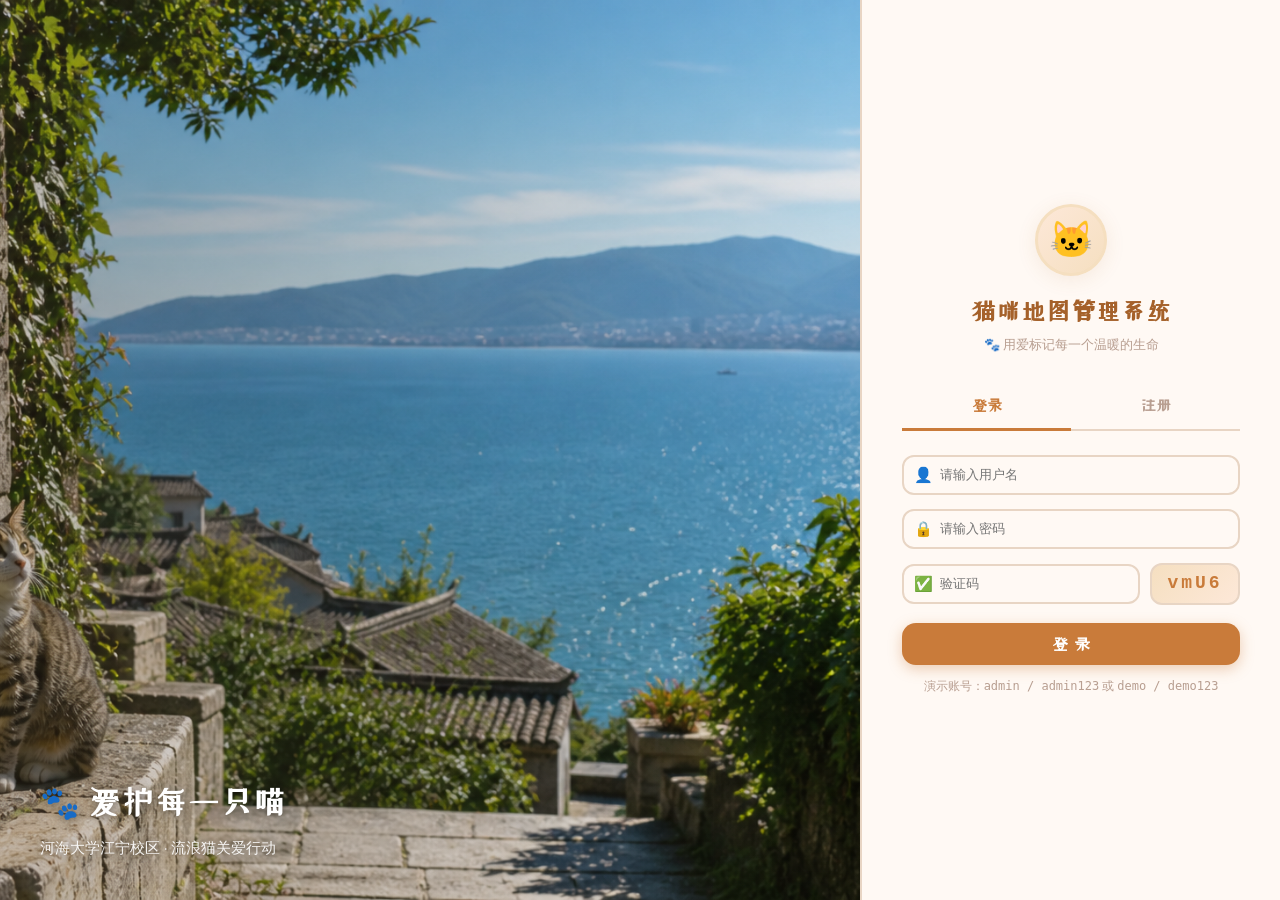
<file: frontend/index.html>
<!DOCTYPE html>
<html lang="zh-CN">
<head>
  <meta charset="UTF-8">
  <meta name="viewport" content="width=device-width, initial-scale=1.0">
  <title>校园流浪猫 · 地图系统</title>
  <script>
    window.AMAP_KEY = 'd134197facab2e34ff71980d8d2371e0';
    window.TDT_KEY  = '5bfbb275a4ae2d36cc19e3f8551bae26';
  </script>
  <script src="https://webapi.amap.com/maps?v=2.0&key=d134197facab2e34ff71980d8d2371e0&plugin=AMap.HeatMap,AMap.Geolocation,AMap.InfoWindow,AMap.TileLayer,AMap.TileLayer.Satellite,AMap.TileLayer.RoadNet,AMap.PlaceSearch,AMap.Circle"></script>
  <link rel="stylesheet" href="css/style.css">
  <style>
    html,body{height:100%;margin:0;padding:0;}
    .main-layout{height:calc(100vh - var(--navbar-h));}
  </style>
</head>
<body>

<header class="navbar">
  <div class="navbar-left">
    <div class="logo">
      <div class="logo-icon">🐱</div>
      河海校园猫咪地图
    </div>
    <nav class="nav-links">
      <a href="index.html" class="active">🗺️ 地图</a>
      <a href="pages/cats.html">🐾 猫咪档案</a>
      <a href="pages/checkin.html">📸 打卡上报</a>
      <a href="pages/stats.html">📊 数据看板</a>
    </nav>
  </div>
  <div class="navbar-right" id="navUser"></div>
</header>

<div class="main-layout" style="display:flex;">

  <!-- 侧边栏 -->
  <aside class="sidebar" id="sidebar">
    <div class="sidebar-header">
      <h3>🎛️ 地图控制</h3>
      <button class="btn btn-sm" id="btnToggleSidebar" title="收起">◀</button>
    </div>

    <div class="sidebar-section">
      <h4>👁️ 图层显示</h4>
      <label class="switch-label"><input type="checkbox" id="chkCatMarkers" checked> 🐱 猫咪点位</label>
      <label class="switch-label"><input type="checkbox" id="chkHeatmap"> 🔥 活动热力图</label>
      <p style="font-size:11px;color:var(--text-3);padding:0 8px;margin-top:-4px">新增猫咪/打卡后自动更新</p>
    </div>

    <div class="sidebar-section">
      <h4>🔽 筛选条件</h4>
      <select id="filterGender" class="form-select">
        <option value="">全部性别</option>
        <option value="male">♂ 公猫</option>
        <option value="female">♀ 母猫</option>
      </select>
      <select id="filterHealth" class="form-select mt-4">
        <option value="">全部状态</option>
        <option value="healthy">✅ 健康</option>
        <option value="injured">🏥 需关注</option>
      </select>
      <button class="btn btn-primary btn-block mt-8" id="btnFilter">应用筛选</button>
    </div>

    <div class="sidebar-section">
      <h4>🔍 搜索猫咪</h4>
      <div class="input-group">
        <input type="text" id="searchInput" class="form-input" placeholder="名字、毛色、性格...">
        <button class="btn btn-primary" id="btnSearch">搜</button>
      </div>
      <div id="searchResults" class="search-results"></div>
    </div>

    <div class="sidebar-section">
      <h4>⚡ 快速操作</h4>
      <button class="btn btn-success btn-block" id="btnLocate">📍 定位我的位置</button>
      <button class="btn btn-warning btn-block" id="btnReport">📢 上报新猫咪</button>
    </div>

    <div class="sidebar-section">
      <h4>📈 实时统计</h4>
      <div class="stat-mini"><span>校园猫咪</span><strong id="statTotal">-</strong></div>
      <div class="stat-mini"><span>今日打卡</span><strong id="statToday">-</strong></div>
    </div>
  </aside>

  <!-- 地图 -->
  <div class="map-container">
    <div id="mapLoading" class="map-loading">
      <div class="spinner"></div>
      <p>🐾 地图加载中，请稍候...</p>
    </div>
    <div id="mapContainer" style="width:100%;height:100%;"></div>
    <!-- 鼠标坐标显示 -->
    <div class="coord-bar" id="coordBar" style="display:none"></div>
    <!-- 底图切换 -->
    <div id="basemapPanel">
      <div class="bm-title">🗺️ 切换底图</div>
      <div id="basemapSwitcher"></div>
    </div>
  </div>
</div>

<!-- 猫咪信息弹窗 -->
<div class="modal-overlay" id="catModal" style="display:none">
  <div class="modal cat-modal">
    <button class="modal-close" id="closeCatModal">✕</button>
    <div class="cat-modal-header">
      <div class="cat-avatar-large" id="modalAvatar">🐱</div>
      <div class="cat-modal-info">
        <h2 id="modalName">-</h2>
        <div id="modalTags" class="tag-group"></div>
        <p id="modalLocation" class="text-muted" style="font-size:12px;margin-top:4px">📍 -</p>
      </div>
    </div>
    <div class="info-grid">
      <div class="info-item"><label>性别</label><span id="modalGender">-</span></div>
      <div class="info-item"><label>毛色</label><span id="modalColor">-</span></div>
      <div class="info-item"><label>健康状态</label><span id="modalHealth">-</span></div>
      <div class="info-item"><label>绝育状态</label><span id="modalNeutered">-</span></div>
      <div class="info-item"><label>打卡次数</label><span id="modalCheckins">-</span></div>
      <div class="info-item"><label>最近出没</label><span id="modalLastSeen">-</span></div>
    </div>
    <div class="info-desc" style="margin-top:8px">
      <label>简介</label><p id="modalDesc">-</p>
    </div>
    <div class="cat-modal-footer">
      <button class="btn btn-primary" id="btnCheckinFromModal">📸 打卡</button>
      <button class="btn btn-outline" id="btnFavoriteFromModal">❤️ 收藏</button>
      <a id="btnDetailFromModal" href="#" class="btn btn-outline">详情 →</a>
    </div>
  </div>
</div>

<!-- 上报弹窗 -->
<div class="modal-overlay" id="reportModal" style="display:none">
  <div class="modal">
    <button class="modal-close" id="closeReportModal">✕</button>
    <div class="modal-title">📢 上报新猫咪</div>
    <p style="font-size:13px;color:var(--text-3);margin-bottom:14px">点击地图选择猫咪出没位置，填写信息后提交，管理员审核通过后将自动添加到地图</p>
    <div class="form-group">
      <label>🐱 猫咪名字（可选）</label>
      <input type="text" id="reportCatName" class="form-input" placeholder="给它起个名字吧~">
    </div>
    <div class="form-group">
      <label>📍 选择位置 <span style="color:var(--red)">*</span></label>
      <div class="location-picker">
        <span id="reportLocationText">请点击地图选点</span>
        <button class="btn btn-sm btn-outline" id="btnPickLocation">🎯 选点</button>
      </div>
    </div>
    <div class="form-group">
      <label>📝 描述特征</label>
      <textarea id="reportDesc" class="form-input" rows="3" placeholder="毛色、体型、性格、发现地点的详细描述..."></textarea>
    </div>
    <div class="form-actions">
      <button class="btn btn-primary" id="btnSubmitReport">🐾 提交上报</button>
      <button class="btn btn-outline" id="btnCancelReport">取消</button>
    </div>
  </div>
</div>

<script src="js/db.js"></script>
<script src="js/map.js"></script>
<script src="js/auth.js"></script>
<script>
  if (!DB.Session.isLoggedIn()) {
    window.location.replace('pages/login.html');
  } else {
    Auth.updateNav();
    MapApp.init();
  }
</script>
</body>
</html>
</file>
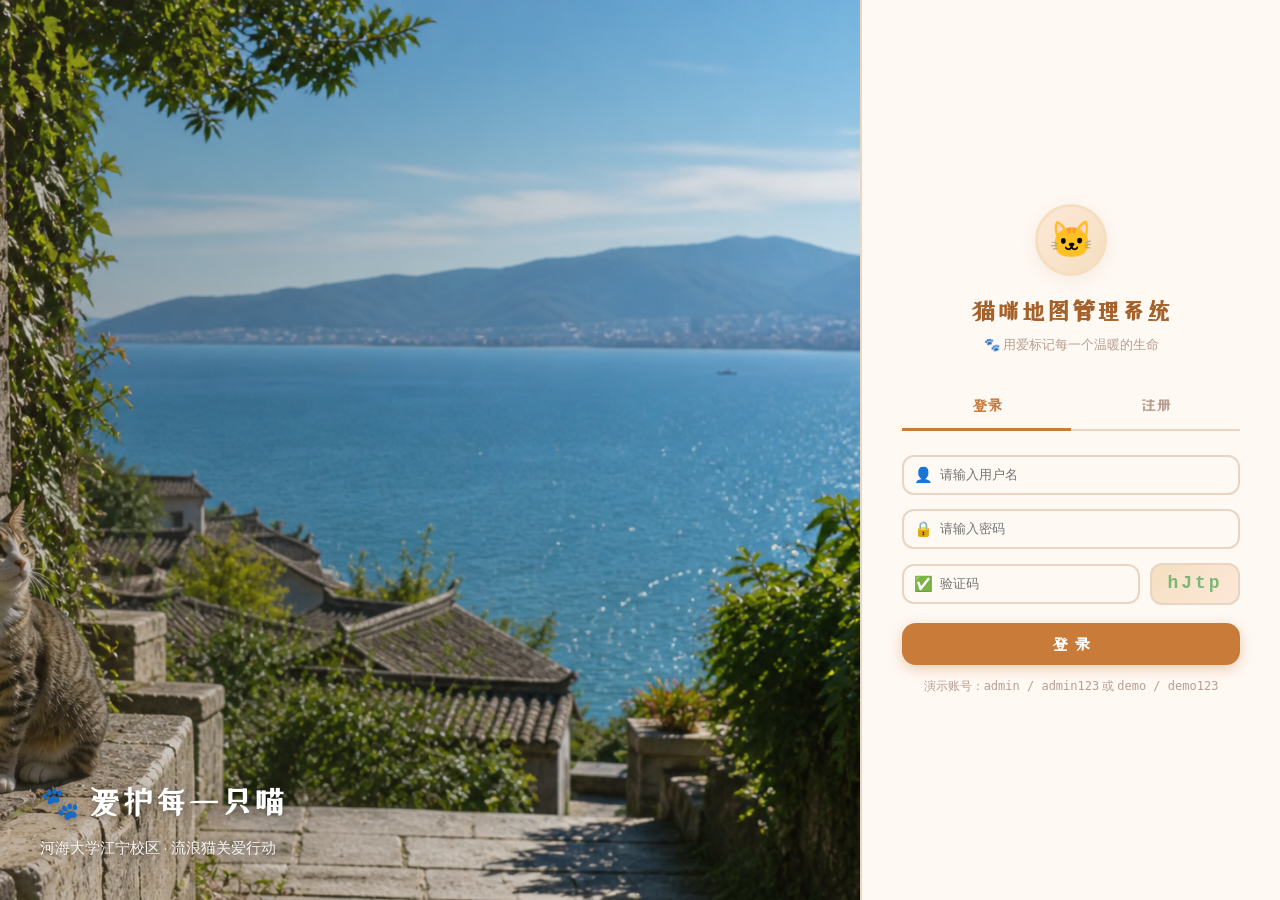
<file: frontend/pages/admin.html>
<!DOCTYPE html>
<html lang="zh-CN">
<head>
  <meta charset="UTF-8"><meta name="viewport" content="width=device-width, initial-scale=1.0">
  <title>管理后台 - 校园流浪猫</title>
  <link rel="stylesheet" href="../css/style.css">
</head>
<body>
<header class="navbar">
  <div class="navbar-left">
    <div class="logo"><div class="logo-icon">🐱</div>河海校园猫咪地图</div>
    <nav class="nav-links">
      <a href="../index.html">🗺️ 地图</a>
      <a href="cats.html">🐾 猫咪档案</a>
      <a href="admin.html" class="active">⚙️ 管理后台</a>
    </nav>
  </div>
  <div class="navbar-right" id="navUser"></div>
</header>

<div class="page-container">
  <div class="page-header"><h1>⚙️ 管理后台</h1></div>

  <div style="display:flex;gap:4px;margin-bottom:16px;border-bottom:2px solid var(--border)">
    <button class="tab-btn active" data-tab="cats"     onclick="switchTab('cats')">🐱 猫咪管理</button>
    <button class="tab-btn"        data-tab="checkins" onclick="switchTab('checkins')">📸 打卡审核</button>
    <button class="tab-btn"        data-tab="reports"  onclick="switchTab('reports')">📢 上报审核</button>
    <button class="tab-btn"        data-tab="users"    onclick="switchTab('users')">👤 用户管理</button>
  </div>
  <style>
    .tab-btn{padding:9px 18px;border:none;background:none;cursor:pointer;font-size:13px;font-weight:700;color:var(--text-3);border-bottom:3px solid transparent;margin-bottom:-2px;font-family:var(--font-body);transition:all .2s;}
    .tab-btn.active{color:var(--primary);border-bottom-color:var(--primary);}
    .tab-btn:hover{color:var(--primary);}
  </style>

  <div id="tab-cats" class="tab-content">
    <div style="display:flex;justify-content:flex-end;margin-bottom:12px">
      <button class="btn btn-primary" onclick="showCatForm()">+ 新增猫咪</button>
    </div>
    <div class="card"><div class="table-wrap"><table>
      <thead><tr><th>名字</th><th>性别</th><th>毛色</th><th>健康</th><th>绝育</th><th>位置</th><th>打卡</th><th>操作</th></tr></thead>
      <tbody id="catsTableBody"></tbody>
    </table></div></div>
  </div>

  <div id="tab-checkins" class="tab-content hidden">
    <div class="checkin-list" id="pendingCheckins"></div>
  </div>

  <div id="tab-reports" class="tab-content hidden">
    <div class="checkin-list" id="pendingReports"></div>
  </div>

  <div id="tab-users" class="tab-content hidden">
    <div class="card"><div class="table-wrap"><table>
      <thead><tr><th>用户名</th><th>昵称</th><th>角色</th><th>打卡数</th><th>注册时间</th><th>操作</th></tr></thead>
      <tbody id="usersTableBody"></tbody>
    </table></div></div>
  </div>
</div>

<!-- 猫咪表单弹窗 -->
<div class="modal-overlay" id="catFormModal" style="display:none">
  <div class="modal" style="max-width:560px">
    <button class="modal-close" onclick="document.getElementById('catFormModal').style.display='none'">✕</button>
    <div class="modal-title" id="catFormTitle">🐱 新增猫咪</div>
    <input type="hidden" id="editCatId">
    <div style="display:grid;grid-template-columns:1fr 1fr;gap:12px">
      <div class="form-group"><label>名字 *</label><input type="text" id="cf-name" class="form-input" placeholder="猫咪名字"></div>
      <div class="form-group"><label>性别</label>
        <select id="cf-gender" class="form-select"><option value="unknown">未知</option><option value="male">♂ 公</option><option value="female">♀ 母</option></select>
      </div>
      <div class="form-group"><label>毛色</label><input type="text" id="cf-color" class="form-input" placeholder="如：橙色虎斑"></div>
      <div class="form-group"><label>健康状态</label>
        <select id="cf-health" class="form-select"><option value="healthy">✅ 健康</option><option value="injured">🏥 需关注</option></select>
      </div>
      <div class="form-group"><label>绝育</label>
        <select id="cf-neutered" class="form-select"><option value="false">❌ 未绝育</option><option value="true">✅ 已绝育</option></select>
      </div>
      <div class="form-group"><label>个性标签（逗号分隔）</label><input type="text" id="cf-tags" class="form-input" placeholder="亲人,爱吃"></div>
    </div>
    <div class="form-group"><label>📍 位置描述</label><input type="text" id="cf-addr" class="form-input"></div>
    <div style="display:grid;grid-template-columns:1fr 1fr;gap:8px">
      <div class="form-group"><label>经度</label><input type="number" id="cf-lng" class="form-input" placeholder="118.7567" step="0.00001"></div>
      <div class="form-group"><label>纬度</label><input type="number" id="cf-lat" class="form-input" placeholder="31.9097" step="0.00001"></div>
    </div>
    <div class="form-group">
      <label>🖼️ 头像照片（可选，重新上传将替换旧图）</label>
      <input type="file" id="cf-photo" accept="image/*" class="form-input" style="padding:6px">
      <div id="cf-photo-preview" style="margin-top:8px;display:none">
        <img id="cf-photo-img" style="width:80px;height:80px;border-radius:50%;object-fit:cover;border:3px solid var(--primary-lt)">
      </div>
    </div>
    <input type="hidden" id="cf-avatar-current">
    <div class="form-group"><label>简介</label><textarea id="cf-desc" class="form-input" rows="2"></textarea></div>
    <div class="form-actions">
      <button class="btn btn-primary" id="btnSaveCat">🐾 保存</button>
      <button class="btn btn-outline" onclick="document.getElementById('catFormModal').style.display='none'">取消</button>
    </div>
  </div>
</div>

<script src="../js/db.js"></script>
<script src="../js/auth.js"></script>
<script>
  Auth.updateNav();
  if (!DB.Session.isAdmin()) { showToast('需要管理员权限','error'); setTimeout(()=>window.location.replace('../index.html'),800); }

  function switchTab(tab) {
    document.querySelectorAll('.tab-content').forEach(el=>el.classList.add('hidden'));
    document.querySelectorAll('.tab-btn').forEach(el=>el.classList.remove('active'));
    document.getElementById('tab-'+tab).classList.remove('hidden');
    document.querySelector(`[data-tab="${tab}"]`).classList.add('active');
    if(tab==='cats')     renderCats();
    if(tab==='checkins') renderCheckins();
    if(tab==='reports')  renderReports();
    if(tab==='users')    renderUsers();
  }

  // ===== 猫咪管理 =====
  function renderCats() {
    document.getElementById('catsTableBody').innerHTML = DB.Cat.getAll().map(cat=>`
      <tr>
        <td><strong>${cat.name}</strong></td>
        <td>${cat.gender==='male'?'♂ 公':cat.gender==='female'?'♀ 母':'?'}</td>
        <td>${cat.color||'-'}</td>
        <td><span class="tag ${cat.health_status==='healthy'?'tag-green':'tag-red'}" style="font-size:11px">${cat.health_status==='healthy'?'✅ 健康':'🏥 需关注'}</span></td>
        <td>${cat.neutered?'✅':'❌'}</td>
        <td style="max-width:120px;overflow:hidden;text-overflow:ellipsis;white-space:nowrap">${cat.location?.address||'-'}</td>
        <td><strong style="color:var(--primary)">${cat.checkin_count||0}</strong></td>
        <td>
          <button class="btn btn-sm btn-outline" onclick="editCat('${cat.id}')">✏️ 编辑</button>
          <button class="btn btn-sm btn-danger" onclick="deleteCat('${cat.id}','${cat.name}')">🗑️</button>
        </td>
      </tr>`).join('');
  }

  function showCatForm(id) {
    document.getElementById('catFormTitle').textContent = id ? '✏️ 编辑猫咪' : '🐱 新增猫咪';
    document.getElementById('editCatId').value = id || '';
    const cat = id ? DB.Cat.getById(id) : null;
    document.getElementById('cf-name').value     = cat?.name || '';
    document.getElementById('cf-gender').value   = cat?.gender || 'unknown';
    document.getElementById('cf-color').value    = cat?.color || '';
    document.getElementById('cf-health').value   = cat?.health_status || 'healthy';
    document.getElementById('cf-neutered').value = String(cat?.neutered || false);
    document.getElementById('cf-tags').value     = (cat?.personality_tags || []).join(',');
    document.getElementById('cf-addr').value     = cat?.location?.address || '';
    document.getElementById('cf-lng').value      = cat?.location?.lng || '';
    document.getElementById('cf-lat').value      = cat?.location?.lat || '';
    document.getElementById('cf-desc').value     = cat?.description || '';
    document.getElementById('cf-photo').value    = '';
    document.getElementById('cf-avatar-current').value = cat?.avatar || '';
    // 显示当前头像预览
    const preview = document.getElementById('cf-photo-preview');
    const previewImg = document.getElementById('cf-photo-img');
    if (cat?.avatar) {
      const src = cat.avatar.startsWith('data:') || cat.avatar.startsWith('http') ? cat.avatar : '../' + cat.avatar;
      previewImg.src = src;
      preview.style.display = 'block';
    } else {
      preview.style.display = 'none';
    }
    document.getElementById('catFormModal').style.display = 'flex';
  }

  function editCat(id) { showCatForm(id); }

  // 图片预览
  document.getElementById('cf-photo').addEventListener('change', e => {
    const file = e.target.files[0]; if (!file) return;
    const reader = new FileReader();
    reader.onload = ev => {
      document.getElementById('cf-photo-img').src = ev.target.result;
      document.getElementById('cf-photo-preview').style.display = 'block';
    };
    reader.readAsDataURL(file);
  });

  document.getElementById('btnSaveCat').addEventListener('click', () => {
    const id   = document.getElementById('editCatId').value;
    const name = document.getElementById('cf-name').value.trim();
    if (!name) { showToast('请填写名字', 'error'); return; }
    const baseData = {
      name,
      gender: document.getElementById('cf-gender').value,
      color: document.getElementById('cf-color').value.trim(),
      health_status: document.getElementById('cf-health').value,
      neutered: document.getElementById('cf-neutered').value === 'true',
      personality_tags: document.getElementById('cf-tags').value.split(',').map(t => t.trim()).filter(Boolean),
      location: {
        address: document.getElementById('cf-addr').value.trim(),
        lng: parseFloat(document.getElementById('cf-lng').value) || 0,
        lat: parseFloat(document.getElementById('cf-lat').value) || 0
      },
      description: document.getElementById('cf-desc').value.trim()
    };
    const photoFile = document.getElementById('cf-photo').files[0];
    const doSave = (avatarData) => {
      baseData.avatar = avatarData !== null ? avatarData : document.getElementById('cf-avatar-current').value;
      if (id) DB.Cat.update(id, baseData); else DB.Cat.create(baseData);
      document.getElementById('catFormModal').style.display = 'none';
      renderCats();
      showToast((id ? '更新' : '添加') + '成功 🐱', 'success');
    };
    if (photoFile) {
      const reader = new FileReader();
      reader.onload = ev => doSave(ev.target.result);
      reader.readAsDataURL(photoFile);
    } else {
      doSave(null);
    }
  });

  function deleteCat(id,name){ if(!confirm(`确认删除「${name}」？`)) return; DB.Cat.delete(id); renderCats(); showToast('已删除','success'); }

  // ===== 打卡审核 =====
  function renderCheckins() {
    const pending = DB.Checkin.getPending();
    const el = document.getElementById('pendingCheckins');
    if (!pending.length){ el.innerHTML='<div class="empty-tip">🎉 暂无待审核打卡</div>'; return; }
    el.innerHTML = pending.map(c=>`
      <div class="checkin-item">
        <div class="checkin-icon">${c.type==='feed'?'🍱':'📍'}</div>
        <div class="checkin-info">
          <div class="checkin-title">${c.cat_name||'未知猫咪'} · ${c.user_nickname||'匿名'} · ${c.type==='feed'?'投喂打卡':'偶遇打卡'}</div>
          <div class="checkin-meta">📍 ${c.location?.address||''} (${(c.location?.lng||0).toFixed(4)}, ${(c.location?.lat||0).toFixed(4)}) · ${(c.created_at||'').substring(0,16)}</div>
          ${c.note?`<div style="font-size:12px;margin-top:3px;color:var(--text-2)">${c.note}</div>`:''}
        </div>
        <div style="display:flex;gap:6px;flex-shrink:0">
          <button class="btn btn-sm btn-success" onclick="approveCheckin('${c.id}',true)">✅ 通过</button>
          <button class="btn btn-sm btn-danger"  onclick="approveCheckin('${c.id}',false)">❌ 拒绝</button>
        </div>
      </div>`).join('');
  }
  function approveCheckin(id,ok){ DB.Checkin.approve(id,ok); renderCheckins(); showToast(ok?'已通过 ✅':'已拒绝',ok?'success':'error'); }

  // ===== 上报审核 =====
  function renderReports() {
    const pending = DB.Report.getPending();
    const el = document.getElementById('pendingReports');
    if (!pending.length){ el.innerHTML='<div class="empty-tip">🎉 暂无待审核上报</div>'; return; }
    el.innerHTML = pending.map(r=>`
      <div class="checkin-item">
        <div class="checkin-icon">📢</div>
        <div class="checkin-info">
          <div class="checkin-title">上报新猫咪${r.cat_name?' 「'+r.cat_name+'」':''} · ${r.user_nickname||'匿名'}</div>
          <div class="checkin-meta">📍 (${(r.location?.lng||0).toFixed(4)}, ${(r.location?.lat||0).toFixed(4)}) · ${(r.created_at||'').substring(0,16)}</div>
          ${r.description?`<div style="font-size:12px;margin-top:3px;color:var(--text-2)">${r.description}</div>`:''}
        </div>
        <div style="display:flex;gap:6px;flex-shrink:0">
          <button class="btn btn-sm btn-success" onclick="approveReport('${r.id}',true)">✅ 通过并建档</button>
          <button class="btn btn-sm btn-danger"  onclick="approveReport('${r.id}',false)">❌ 拒绝</button>
        </div>
      </div>`).join('');
  }
  function approveReport(id,ok){ DB.Report.approve(id,ok); renderReports(); showToast(ok?'已通过，猫咪已自动建档 🐱':'已拒绝',ok?'success':'error'); }

  // ===== 用户管理 =====
  function renderUsers() {
    document.getElementById('usersTableBody').innerHTML = DB.User.getAll().map(u=>`
      <tr>
        <td>${u.username}</td><td>${u.nickname}</td>
        <td><span class="tag ${u.role==='admin'?'tag-red':'tag-blue'}">${u.role==='admin'?'👑 管理员':'👤 用户'}</span></td>
        <td><strong style="color:var(--primary)">${u.checkin_count||0}</strong></td>
        <td>${(u.created_at||'').substring(0,10)}</td>
        <td>${u.role!=='admin'?`<button class="btn btn-sm btn-warning" onclick="promoteUser('${u.id}')">设为管理员</button>`:'<span class="text-muted">-</span>'}</td>
      </tr>`).join('');
  }
  function promoteUser(id){ if(!confirm('确认设为管理员？')) return; DB.User.update(id,{role:'admin'}); renderUsers(); showToast('已设置','success'); }

  renderCats();
</script>
</body>
</html>
</file>
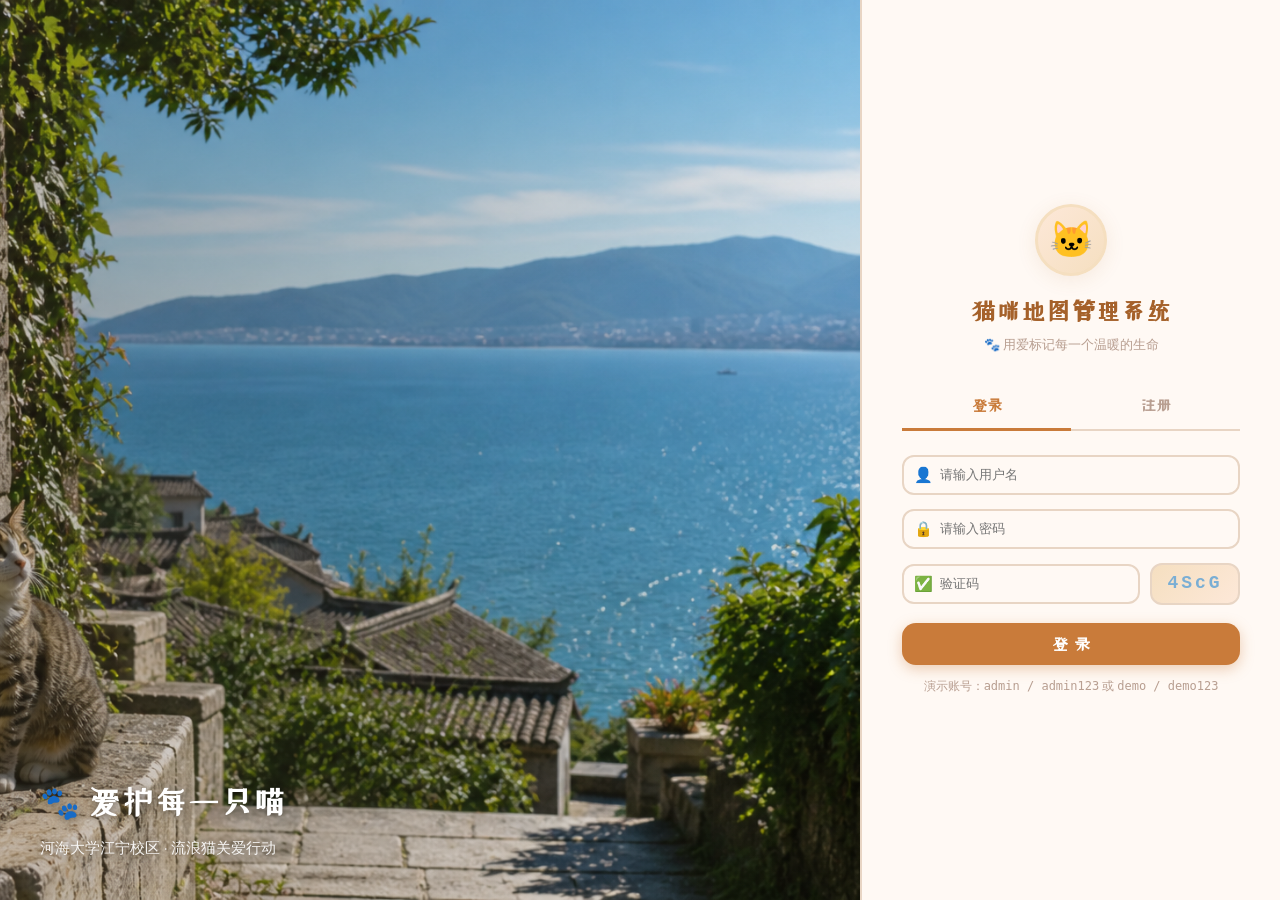
<file: frontend/pages/checkin.html>
<!DOCTYPE html>
<html lang="zh-CN">
<head>
  <meta charset="UTF-8"><meta name="viewport" content="width=device-width, initial-scale=1.0">
  <title>打卡上报 - 校园流浪猫</title>
  <link rel="stylesheet" href="../css/style.css">
</head>
<body>
<header class="navbar">
  <div class="navbar-left">
    <div class="logo"><div class="logo-icon">🐱</div>河海校园猫咪地图</div>
    <nav class="nav-links">
      <a href="../index.html">🗺️ 地图</a>
      <a href="cats.html">🐾 猫咪档案</a>
      <a href="checkin.html" class="active">📸 打卡上报</a>
      <a href="stats.html">📊 数据看板</a>
    </nav>
  </div>
  <div class="navbar-right" id="navUser"></div>
</header>

<div class="page-container" style="max-width:640px">
  <div class="page-header"><h1>📸 偶遇 · 投喂打卡</h1></div>
  <div class="card">
    <div class="form-group">
      <label>打卡类型 <span style="color:var(--red)">*</span></label>
      <div style="display:flex;gap:10px">
        <label style="flex:1;padding:14px;border:2px solid var(--border);border-radius:var(--radius);cursor:pointer;text-align:center;transition:all .2s" id="typeEncounterLabel">
          <input type="radio" name="type" value="encounter" checked style="display:none">
          <div style="font-size:28px">📍</div>
          <div style="font-size:13px;margin-top:4px;font-weight:700">偶遇打卡</div>
          <div style="font-size:11px;color:var(--text-3);margin-top:2px">发现猫咪</div>
        </label>
        <label style="flex:1;padding:14px;border:2px solid var(--border);border-radius:var(--radius);cursor:pointer;text-align:center;transition:all .2s" id="typeFeedLabel">
          <input type="radio" name="type" value="feed" style="display:none">
          <div style="font-size:28px">🍱</div>
          <div style="font-size:13px;margin-top:4px;font-weight:700">投喂打卡</div>
          <div style="font-size:11px;color:var(--text-3);margin-top:2px">记录投喂</div>
        </label>
      </div>
    </div>
    <div class="form-group">
      <label>选择猫咪 <span style="color:var(--red)">*</span></label>
      <select id="catSelect" class="form-select"><option value="">请选择猫咪...</option></select>
    </div>
    <div class="form-group">
      <label>📍 位置</label>
      <button class="btn btn-outline btn-sm" id="btnGetLocation" style="margin-bottom:8px">📡 GPS 一键定位</button>
      <div style="display:grid;grid-template-columns:1fr 1fr;gap:8px">
        <input type="number" id="inputLng" class="form-input" placeholder="经度 118.7567" step="0.00001">
        <input type="number" id="inputLat" class="form-input" placeholder="纬度 31.9097" step="0.00001">
      </div>
      <input type="text" id="inputAddr" class="form-input mt-4" placeholder="位置描述（如：图书馆门口）">
    </div>
    <div class="form-group">
      <label>照片（可选）</label>
      <input type="file" id="photoInput" accept="image/*" class="form-input">
      <div id="photoPreview" style="margin-top:8px"></div>
    </div>
    <div class="form-group">
      <label>备注</label>
      <textarea id="noteInput" class="form-input" rows="2" placeholder="猫咪今天的状态、行为..."></textarea>
    </div>
    <div style="padding:12px;background:var(--green-lt);border-radius:var(--radius);border:1.5px solid #b0d8b0;margin-bottom:14px;font-size:12px;color:#3a7a3a;line-height:1.7">
      🌿 <strong>科学养猫提示：</strong>请投喂专用猫粮，避免葱蒜、葡萄、牛奶、巧克力等食物（对猫有毒）。发现受伤猫咪请联系 <strong>志愿者协会</strong> 或 <strong>校医院</strong>。
    </div>
    <button class="btn btn-primary btn-block" id="btnSubmit" style="padding:13px;font-size:15px;border-radius:var(--radius)">🐾 提交打卡</button>
  </div>

  <div class="card">
    <div class="card-header"><h3>📋 我的打卡记录</h3></div>
    <div id="myCheckins" class="checkin-list"></div>
  </div>
</div>

<script src="../js/db.js"></script>
<script src="../js/auth.js"></script>
<script>
  Auth.updateNav();
  if (!DB.Session.isLoggedIn()) window.location.replace('login.html');

  DB.Cat.getAll().forEach(c=>{ const o=document.createElement('option'); o.value=c.id; o.textContent=`${c.name} — ${c.location?.address||'位置未知'}`; document.getElementById('catSelect').appendChild(o); });
  const pre = new URLSearchParams(location.search).get('cat_id'); if(pre) document.getElementById('catSelect').value=pre;

  // 类型选择高亮
  function updateTypeStyle() {
    const enc = document.querySelector('[name="type"][value="encounter"]').checked;
    document.getElementById('typeEncounterLabel').style.borderColor = enc ? 'var(--primary)' : 'var(--border)';
    document.getElementById('typeEncounterLabel').style.background  = enc ? 'var(--accent-lt)' : '';
    document.getElementById('typeFeedLabel').style.borderColor = !enc ? 'var(--primary)' : 'var(--border)';
    document.getElementById('typeFeedLabel').style.background  = !enc ? 'var(--accent-lt)' : '';
  }
  document.querySelectorAll('[name="type"]').forEach(r=>r.addEventListener('change',updateTypeStyle));
  updateTypeStyle();

  document.getElementById('photoInput').addEventListener('change',e=>{
    const f=e.target.files[0]; if(!f) return;
    const r=new FileReader(); r.onload=ev=>{ document.getElementById('photoPreview').innerHTML=`<img src="${ev.target.result}" style="max-width:100%;border-radius:10px;max-height:180px;object-fit:cover">`; }; r.readAsDataURL(f);
  });

  document.getElementById('btnGetLocation').addEventListener('click',()=>{
    if(!navigator.geolocation){showToast('浏览器不支持定位','error');return;}
    showToast('定位中...');
    navigator.geolocation.getCurrentPosition(p=>{
      document.getElementById('inputLng').value=p.coords.longitude.toFixed(6);
      document.getElementById('inputLat').value=p.coords.latitude.toFixed(6);
      showToast('定位成功 📍','success');
    },()=>showToast('定位失败，请手动填坐标','error'));
  });

  document.getElementById('btnSubmit').addEventListener('click',()=>{
    const user=DB.Session.getUser();
    const catId=document.getElementById('catSelect').value;
    const type=document.querySelector('[name="type"]:checked')?.value||'encounter';
    const lng=parseFloat(document.getElementById('inputLng').value);
    const lat=parseFloat(document.getElementById('inputLat').value);
    const addr=document.getElementById('inputAddr').value.trim();
    const note=document.getElementById('noteInput').value.trim();
    if (!catId) { showToast('请选择猫咪','error'); return; }
    if (!lng||!lat) { showToast('请填写坐标或使用GPS定位','error'); return; }
    const cat=DB.Cat.getById(catId);
    DB.Checkin.create({ cat_id:catId, cat_name:cat?.name, type, location:{lng,lat,address:addr}, note, user_id:user.id, user_nickname:user.nickname });
    showToast('打卡成功！等待管理员审核 🎉','success');
    document.getElementById('noteInput').value='';
    document.getElementById('inputAddr').value='';
    renderMyCheckins();
  });

  function renderMyCheckins() {
    const user=DB.Session.getUser(); const el=document.getElementById('myCheckins');
    if(!user){el.innerHTML='<div class="empty-tip">登录后查看</div>';return;}
    const list=DB.Checkin.getByUser(user.id).slice(0,15);
    if(!list.length){el.innerHTML='<div class="empty-tip">还没有打卡记录，快去探索吧！</div>';return;}
    el.innerHTML=list.map(c=>`
      <div class="checkin-item">
        <div class="checkin-icon">${c.type==='feed'?'🍱':'📍'}</div>
        <div class="checkin-info">
          <div class="checkin-title">${c.cat_name||'未知猫咪'} · ${c.type==='feed'?'投喂打卡':'偶遇打卡'}</div>
          <div class="checkin-meta">${(c.created_at||'').substring(0,16)} ${c.location?.address?'· 📍'+c.location.address:''}</div>
        </div>
        <span class="checkin-status status-${c.status}">${c.status==='pending'?'⏳ 待审核':c.status==='approved'?'✅ 已通过':'❌ 已拒绝'}</span>
      </div>`).join('');
  }

  renderMyCheckins();
</script>
</body>
</html>
</file>
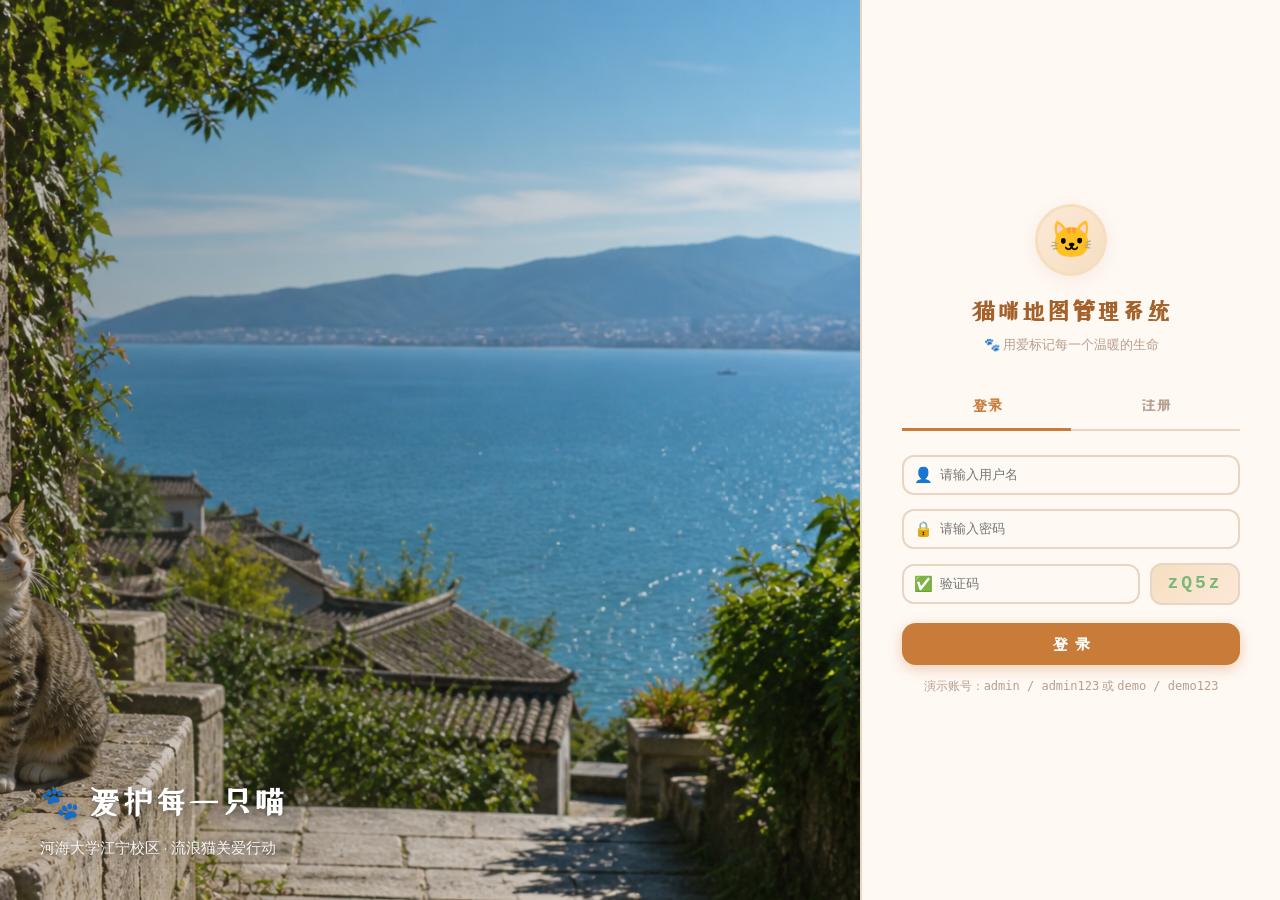
<file: frontend/pages/login.html>
<!DOCTYPE html>
<html lang="zh-CN">
<head>
  <meta charset="UTF-8">
  <meta name="viewport" content="width=device-width, initial-scale=1.0">
  <title>登录 - 河海大学校园流浪猫</title>
  <link rel="stylesheet" href="../css/style.css">
</head>
<body>
<div class="auth-page">
  <!-- 左侧背景图 -->
  <div class="auth-bg">
    <div class="auth-bg-overlay"></div>
    <div class="auth-bg-text">
      <h1>🐾 爱护每一只喵</h1>
      <p>河海大学江宁校区 · 流浪猫关爱行动</p>
    </div>
  </div>

  <!-- 右侧登录面板 -->
  <div class="auth-panel">
    <div class="auth-logo">🐱</div>
    <h2 class="auth-title">猫咪地图管理系统</h2>
    <p class="auth-sub">🐾 用爱标记每一个温暖的生命</p>

    <!-- 标签切换 -->
    <div class="auth-tabs" style="width:100%">
      <div class="auth-tab active" id="tabLogin"  onclick="switchTab('login')">登录</div>
      <div class="auth-tab"        id="tabReg"    onclick="switchTab('register')">注册</div>
    </div>

    <!-- ===== 登录表单 ===== -->
    <div id="loginForm" style="width:100%">
      <div class="form-group">
        <div class="input-icon-wrap">
          <span class="input-icon">👤</span>
          <input type="text" id="l-username" class="form-input" placeholder="请输入用户名" autocomplete="username">
        </div>
      </div>
      <div class="form-group">
        <div class="input-icon-wrap">
          <span class="input-icon">🔒</span>
          <input type="password" id="l-password" class="form-input" placeholder="请输入密码" autocomplete="current-password">
        </div>
      </div>
      <div class="form-group">
        <div class="captcha-row">
          <div class="input-icon-wrap" style="flex:1">
            <span class="input-icon">✅</span>
            <input type="text" id="l-captcha" class="form-input" placeholder="验证码" maxlength="4">
          </div>
          <div class="captcha-box" id="captchaBox" onclick="refreshCaptcha()" title="点击刷新"></div>
        </div>
      </div>
      <div id="l-err" class="err-msg" style="display:none">⚠️ <span id="l-err-text"></span></div>
      <button class="auth-btn" id="btnLogin">登 录</button>
      <div class="auth-footer" style="margin-top:12px;font-size:12px">
        演示账号：<code>admin / admin123</code> 或 <code>demo / demo123</code>
      </div>
    </div>

    <!-- ===== 注册表单 ===== -->
    <div id="registerForm" style="width:100%;display:none">
      <div class="form-group">
        <div class="input-icon-wrap">
          <span class="input-icon">👤</span>
          <input type="text" id="r-username" class="form-input" placeholder="用户名（4-16位）" autocomplete="username">
        </div>
      </div>
      <div class="form-group">
        <div class="input-icon-wrap">
          <span class="input-icon">😊</span>
          <input type="text" id="r-nickname" class="form-input" placeholder="昵称（可选）">
        </div>
      </div>
      <div class="form-group">
        <div class="input-icon-wrap">
          <span class="input-icon">🔒</span>
          <input type="password" id="r-password" class="form-input" placeholder="密码（至少6位）" autocomplete="new-password">
        </div>
      </div>
      <div class="form-group">
        <div class="input-icon-wrap">
          <span class="input-icon">🔒</span>
          <input type="password" id="r-password2" class="form-input" placeholder="确认密码" autocomplete="new-password">
        </div>
      </div>
      <div id="r-err" class="err-msg" style="display:none">⚠️ <span id="r-err-text"></span></div>
      <button class="auth-btn" id="btnRegister">注 册</button>
    </div>
  </div>
</div>

<script src="../js/db.js"></script>
<script>
  if (DB.Session.isLoggedIn()) window.location.replace('../index.html');

  // ===== 验证码 =====
  let captchaCode = '';
  function refreshCaptcha() {
    const chars = 'ABCDEFGHJKLMNPQRSTUVWXYZabcdefghjkmnpqrstuvwxyz23456789';
    captchaCode = Array.from({length: 4}, () => chars[Math.floor(Math.random()*chars.length)]).join('');
    const box = document.getElementById('captchaBox');
    box.textContent = captchaCode;
    // 随机颜色
    const colors = ['#c97b3a','#7ab87a','#7aaed4','#e8956d','#a07040'];
    box.style.color = colors[Math.floor(Math.random()*colors.length)];
  }
  refreshCaptcha();

  // ===== 标签切换 =====
  function switchTab(tab) {
    document.getElementById('loginForm').style.display    = tab === 'login'    ? 'block' : 'none';
    document.getElementById('registerForm').style.display = tab === 'register' ? 'block' : 'none';
    document.getElementById('tabLogin').classList.toggle('active', tab === 'login');
    document.getElementById('tabReg').classList.toggle('active',   tab === 'register');
  }

  // ===== 登录 =====
  function doLogin() {
    const username = document.getElementById('l-username').value.trim();
    const password = document.getElementById('l-password').value;
    const captcha  = document.getElementById('l-captcha').value.trim();
    const errText  = document.getElementById('l-err-text');
    const errEl    = document.getElementById('l-err');
    errEl.style.display = 'none';

    if (!username || !password) { errText.textContent = '请填写用户名和密码'; errEl.style.display = 'flex'; return; }
    if (captcha.toLowerCase() !== captchaCode.toLowerCase()) {
      errText.textContent = '验证码错误，请重试';
      errEl.style.display = 'flex';
      refreshCaptcha();
      document.getElementById('l-captcha').value = '';
      return;
    }
    const result = DB.User.login(username, password);
    if (result.success) {
      DB.Session.setUser(result.user);
      showToast('登录成功 🎉', 'success');
      const redirect = new URLSearchParams(location.search).get('redirect');
      setTimeout(() => window.location.href = redirect || '../index.html', 500);
    } else {
      errText.textContent = result.msg;
      errEl.style.display = 'flex';
      refreshCaptcha();
    }
  }

  // ===== 注册 =====
  function doRegister() {
    const username  = document.getElementById('r-username').value.trim();
    const nickname  = document.getElementById('r-nickname').value.trim();
    const password  = document.getElementById('r-password').value;
    const password2 = document.getElementById('r-password2').value;
    const errText   = document.getElementById('r-err-text');
    const errEl     = document.getElementById('r-err');
    errEl.style.display = 'none';

    const showErr = msg => { errText.textContent = msg; errEl.style.display = 'flex'; };
    if (!username)               return showErr('请填写用户名');
    if (username.length < 4)     return showErr('用户名至少4个字符');
    if (username.length > 16)    return showErr('用户名最多16个字符');
    if (!password)               return showErr('请填写密码');
    if (password.length < 6)     return showErr('密码至少6位');
    if (password !== password2)  return showErr('两次密码不一致');

    const result = DB.User.register({ username, password, nickname: nickname || username });
    if (result.success) {
      DB.Session.setUser(result.user);
      showToast('注册成功，欢迎加入！🎉', 'success');
      setTimeout(() => window.location.replace('../index.html'), 600);
    } else {
      showErr(result.msg);
    }
  }

  document.getElementById('btnLogin').addEventListener('click', doLogin);
  document.getElementById('btnRegister').addEventListener('click', doRegister);
  document.getElementById('l-password').addEventListener('keydown', e => { if (e.key === 'Enter') doLogin(); });
  document.getElementById('r-password2').addEventListener('keydown', e => { if (e.key === 'Enter') doRegister(); });
</script>
</body>
</html>
</file>
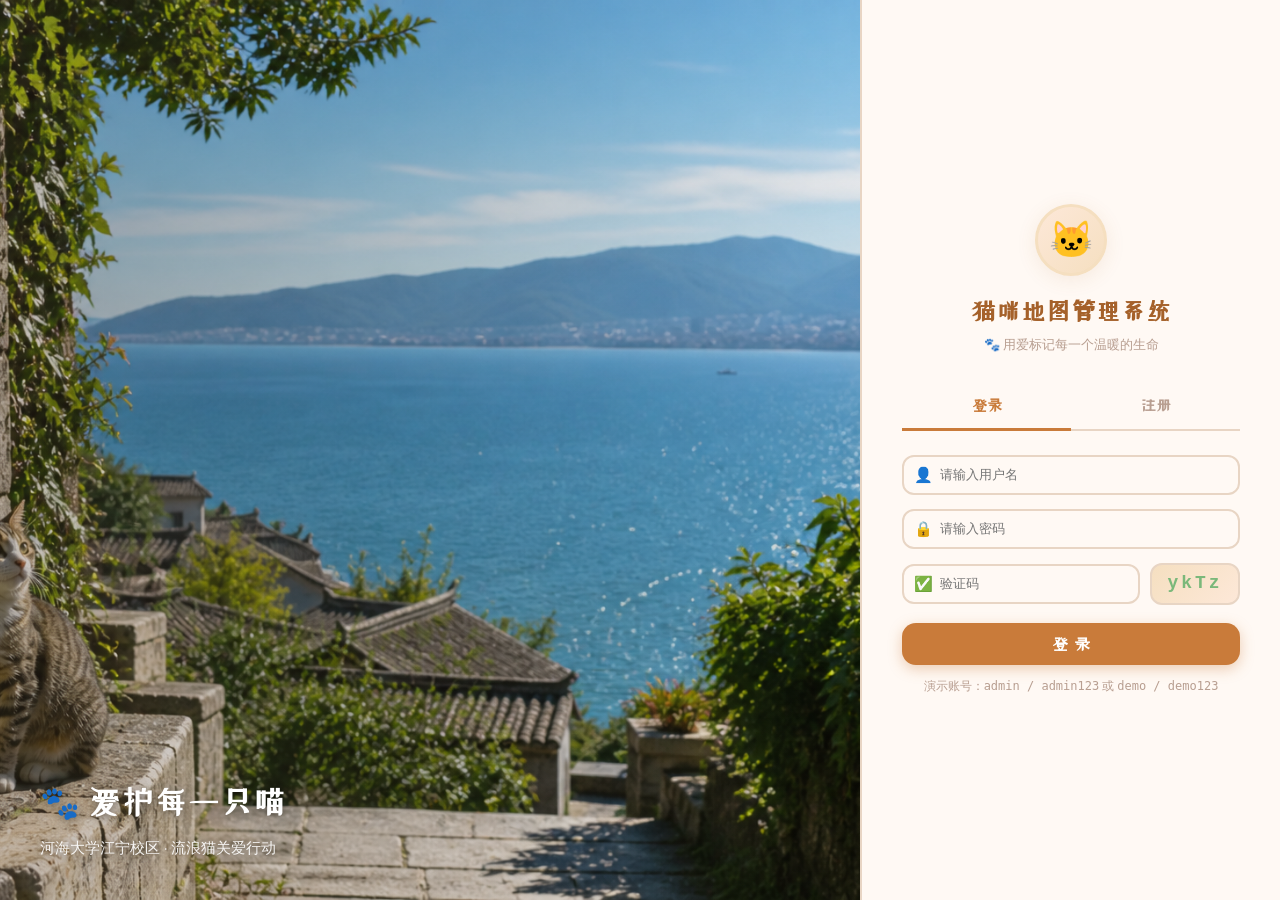
<file: frontend/pages/profile.html>
<!DOCTYPE html>
<html lang="zh-CN">
<head>
  <meta charset="UTF-8"><meta name="viewport" content="width=device-width, initial-scale=1.0">
  <title>个人中心 - 校园流浪猫</title>
  <link rel="stylesheet" href="../css/style.css">
</head>
<body>
<header class="navbar">
  <div class="navbar-left">
    <div class="logo"><div class="logo-icon">🐱</div>河海校园猫咪地图</div>
    <nav class="nav-links">
      <a href="../index.html">🗺️ 地图</a>
      <a href="cats.html">🐾 猫咪档案</a>
      <a href="checkin.html">📸 打卡上报</a>
      <a href="stats.html">📊 数据看板</a>
    </nav>
  </div>
  <div class="navbar-right" id="navUser"></div>
</header>

<div class="page-container" style="max-width:720px">
  <div class="page-header"><h1>👤 个人中心</h1></div>
  <div class="card" id="profileCard"></div>
  <div class="card"><div class="card-header"><h3>❤️ 我的收藏</h3></div><div class="cat-grid" id="favCats" style="grid-template-columns:repeat(auto-fill,minmax(160px,1fr))"></div></div>
  <div class="card"><div class="card-header"><h3>📸 我的打卡</h3></div><div class="checkin-list" id="myCheckins"></div></div>
  <div class="card"><div class="card-header"><h3>🏅 猫咪图鉴（${DB?.Cat?.getAll().length||0}只）</h3></div><div id="badgeGrid" style="display:flex;flex-wrap:wrap;gap:14px;padding:6px 0"></div></div>
</div>

<script src="../js/db.js"></script>
<script src="../js/auth.js"></script>
<script>
  Auth.updateNav();
  if(!DB.Session.isLoggedIn()){window.location.replace('login.html');}
  const user=DB.Session.getUser();

  document.querySelector('.card-header h3:last-of-type').textContent=`🏅 猫咪图鉴（${DB.Cat.getAll().length}只）`;

  document.getElementById('profileCard').innerHTML=`
    <div style="display:flex;gap:18px;align-items:center">
      <div style="width:68px;height:68px;border-radius:50%;background:linear-gradient(135deg,var(--accent-lt),var(--primary-lt));display:flex;align-items:center;justify-content:center;font-size:34px;flex-shrink:0;border:3px solid var(--primary-lt)">😊</div>
      <div style="flex:1">
        <h2 style="font-family:var(--font-title);font-size:22px;color:var(--primary-dk)">${user.nickname}</h2>
        <div style="font-size:13px;color:var(--text-3)">@${user.username} · <span style="color:${user.role==='admin'?'var(--red)':'var(--blue)'};font-weight:700">${user.role==='admin'?'👑 管理员':'🐾 爱猫人士'}</span></div>
        <div style="font-size:13px;color:var(--text-2);margin-top:5px">打卡 <strong style="color:var(--primary)">${user.checkin_count||0}</strong> 次 · 收藏 <strong style="color:var(--primary)">${(user.favorites||[]).length}</strong> 只</div>
      </div>
      ${user.role==='admin'?'<a href="admin.html" class="btn btn-warning btn-sm">⚙️ 管理后台</a>':''}
      <button class="btn btn-sm btn-danger" onclick="Auth.logout()">退出</button>
    </div>`;

  const favs=(user.favorites||[]).map(id=>DB.Cat.getById(id)).filter(Boolean);
  document.getElementById('favCats').innerHTML=favs.length?favs.map(cat=>{
    const fs = catAvatarUrl(cat.avatar);
    const fav_av = fs ? `<img src="${fs}" style="width:100%;height:100%;object-fit:cover" onerror="this.parentElement.textContent='${cat.gender==='female'?'😸':'😺'}'">`:(cat.gender==='female'?'😸':'😺');
    return `<div class="cat-card" onclick="window.location.href='cat_detail.html?id=${cat.id}'">
      <div class="cat-card-avatar" style="height:80px;font-size:38px;overflow:hidden">${fav_av}</div>
      <div class="cat-card-body"><div class="cat-card-name">${cat.name}</div><div class="cat-card-sub">${cat.location?.address||'位置未知'}</div></div>
    </div>`;}).join(''):'<div class="empty-tip" style="grid-column:1/-1">还没有收藏的猫咪</div>';

  const checkins=DB.Checkin.getByUser(user.id).slice(0,15);
  document.getElementById('myCheckins').innerHTML=checkins.length?checkins.map(c=>`
    <div class="checkin-item">
      <div class="checkin-icon">${c.type==='feed'?'🍱':'📍'}</div>
      <div class="checkin-info"><div class="checkin-title">${c.cat_name||'未知猫咪'} · ${c.type==='feed'?'投喂':'偶遇'}</div><div class="checkin-meta">${(c.created_at||'').substring(0,16)}</div></div>
      <span class="checkin-status status-${c.status}">${c.status==='pending'?'⏳ 待审核':c.status==='approved'?'✅ 已通过':'❌ 已拒绝'}</span>
    </div>`).join(''):'<div class="empty-tip">还没有打卡记录</div>';

  const discovered=new Set(DB.Checkin.getByUser(user.id).filter(c=>c.status==='approved').map(c=>c.cat_id));
  document.getElementById('badgeGrid').innerHTML=DB.Cat.getAll().map(cat=>{
    const found=discovered.has(cat.id);
    const photoSrc = catAvatarUrl(cat.avatar);
    const photoInner = photoSrc
      ? `<img src="${photoSrc}" style="width:100%;height:100%;object-fit:cover;border-radius:50%" onerror="this.parentElement.textContent='${cat.gender==='female'?'😸':'😺'}'">` 
      : (cat.gender==='female'?'😸':'😺');
    return `<div style="text-align:center;cursor:pointer;transition:transform .2s" onmouseenter="this.style.transform='scale(1.1)'" onmouseleave="this.style.transform=''" onclick="window.location.href='cat_detail.html?id=${cat.id}'" title="${cat.name}">
      <div style="width:58px;height:58px;border-radius:50%;background:${found?'linear-gradient(135deg,var(--accent),var(--primary))':'var(--border)'};display:flex;align-items:center;justify-content:center;font-size:28px;margin:0 auto;border:3px solid ${found?'var(--primary)':'transparent'};opacity:${found?1:.4};box-shadow:${found?'0 4px 12px rgba(201,123,58,.3)':'none'};overflow:hidden">${photoInner}</div>
      <div style="font-size:11px;margin-top:4px;font-weight:700;color:var(--text)">${cat.name}</div>
      <div style="font-size:10px;color:${found?'var(--primary)':'var(--text-3)'}">${found?'✅ 已发现':'🔒 未发现'}</div>
    </div>`;
  }).join('')||'<div class="empty-tip">暂无猫咪档案</div>';
</script>
</body>
</html>
</file>
<file: frontend/css/style.css>
/* ============================================================
   校园流浪猫 WebGIS 系统 - 全局样式
   主题：暖橙奶茶 · 可爱猫系
   ============================================================ */

@import url('https://fonts.googleapis.com/css2?family=ZCOOL+XiaoWei&family=Nunito:wght@400;600;700;800&display=swap');

:root {
  --cream:      #fdf6ee;
  --warm-white: #fff9f4;
  --primary:    #c97b3a;
  --primary-dk: #a5612a;
  --primary-lt: #f5dfc0;
  --accent:     #e8956d;
  --accent-lt:  #fde8d8;
  --brown:      #7a4f2e;
  --brown-lt:   #c4956a;
  --green:      #7ab87a;
  --green-lt:   #d4edda;
  --red:        #e07070;
  --red-lt:     #fde8e8;
  --blue:       #7aaed4;
  --text:       #4a3728;
  --text-2:     #8a6e5a;
  --text-3:     #b89e90;
  --border:     #e8d5c4;
  --card:       #fffaf5;
  --shadow:     0 4px 20px rgba(165,97,42,.10);
  --shadow-lg:  0 8px 40px rgba(165,97,42,.15);
  --radius:     12px;
  --radius-lg:  20px;
  --navbar-h:   60px;
  --font-body:  'Nunito', 'PingFang SC', 'Microsoft YaHei', sans-serif;
  --font-title: 'ZCOOL XiaoWei', 'PingFang SC', serif;
}

*, *::before, *::after { box-sizing: border-box; margin: 0; padding: 0; }
html, body { height: 100%; }

body {
  font-family: var(--font-body);
  background: var(--cream);
  color: var(--text);
  font-size: 14px;
  line-height: 1.6;
}

/* ===== 自定义滚动条 ===== */
::-webkit-scrollbar { width: 6px; height: 6px; }
::-webkit-scrollbar-track { background: var(--cream); }
::-webkit-scrollbar-thumb { background: var(--border); border-radius: 3px; }
::-webkit-scrollbar-thumb:hover { background: var(--brown-lt); }

/* ===== 导航栏 ===== */
.navbar {
  height: var(--navbar-h);
  background: var(--warm-white);
  border-bottom: 2px solid var(--border);
  display: flex;
  align-items: center;
  justify-content: space-between;
  padding: 0 24px;
  position: fixed;
  top: 0; left: 0; right: 0;
  z-index: 1000;
  box-shadow: 0 2px 16px rgba(165,97,42,.08);
}
.navbar-left  { display: flex; align-items: center; gap: 28px; }
.navbar-right { display: flex; align-items: center; gap: 8px; }

.logo {
  font-family: var(--font-title);
  font-size: 20px;
  color: var(--primary);
  display: flex;
  align-items: center;
  gap: 8px;
  white-space: nowrap;
  letter-spacing: .5px;
}
.logo-icon {
  width: 36px; height: 36px;
  background: var(--primary-lt);
  border-radius: 50%;
  display: flex; align-items: center; justify-content: center;
  font-size: 18px;
  border: 2px solid var(--primary);
}

.nav-links { display: flex; gap: 4px; }
.nav-links a {
  color: var(--text-2);
  text-decoration: none;
  padding: 6px 14px;
  border-radius: 20px;
  font-size: 13px;
  font-weight: 600;
  transition: all .2s;
  display: flex; align-items: center; gap: 5px;
}
.nav-links a:hover { color: var(--primary); background: var(--accent-lt); }
.nav-links a.active { color: var(--primary); background: var(--primary-lt); }

/* ===== 主布局 ===== */
.main-layout {
  display: flex;
  height: calc(100vh - var(--navbar-h));
  margin-top: var(--navbar-h);
}

/* ===== 侧边栏 ===== */
.sidebar {
  width: 270px;
  min-width: 270px;
  background: var(--warm-white);
  border-right: 2px solid var(--border);
  overflow-y: auto;
  transition: width .3s, min-width .3s;
  position: relative;
  z-index: 100;
  display: flex;
  flex-direction: column;
}
.sidebar.collapsed { width: 0; min-width: 0; overflow: hidden; }

.sidebar-header {
  display: flex;
  justify-content: space-between;
  align-items: center;
  padding: 14px 16px;
  border-bottom: 1px solid var(--border);
  background: var(--primary-lt);
  flex-shrink: 0;
}
.sidebar-header h3 {
  font-family: var(--font-title);
  font-size: 15px;
  color: var(--primary-dk);
  display: flex; align-items: center; gap: 6px;
}

.sidebar-section {
  padding: 14px 16px;
  border-bottom: 1px solid var(--border);
}
.sidebar-section h4 {
  font-size: 11px;
  color: var(--text-3);
  text-transform: uppercase;
  letter-spacing: 1px;
  margin-bottom: 10px;
  display: flex; align-items: center; gap: 6px;
}

/* ===== 地图容器 ===== */
.map-container {
  flex: 1;
  position: relative;
  overflow: hidden;
  height: 100%;
}
#mapContainer {
  width: 100% !important;
  height: 100% !important;
  position: absolute;
  top: 0; left: 0;
}

.map-loading {
  position: absolute;
  inset: 0;
  display: flex;
  flex-direction: column;
  align-items: center;
  justify-content: center;
  background: rgba(253,246,238,.95);
  z-index: 200;
  pointer-events: none;
  gap: 14px;
}
.map-loading p { font-family: var(--font-title); color: var(--brown); font-size: 15px; }

/* 鼠标坐标显示 */
.coord-bar {
  position: absolute;
  bottom: 8px;
  left: 50%;
  transform: translateX(-50%);
  background: rgba(74,55,40,.82);
  color: #fff;
  padding: 5px 14px;
  border-radius: 20px;
  font-size: 12px;
  z-index: 300;
  pointer-events: none;
  font-family: 'Courier New', monospace;
  letter-spacing: .5px;
  backdrop-filter: blur(4px);
  white-space: nowrap;
}

/* ===== 底图切换 ===== */
#basemapPanel {
  position: absolute;
  bottom: 36px;
  right: 16px;
  z-index: 400;
  background: var(--warm-white);
  border-radius: var(--radius-lg);
  box-shadow: var(--shadow-lg);
  padding: 12px 10px 10px;
  border: 2px solid var(--border);
}
#basemapPanel .bm-title {
  font-size: 11px;
  color: var(--text-3);
  text-align: center;
  margin-bottom: 8px;
  font-weight: 700;
  letter-spacing: .5px;
}
#basemapSwitcher { display: flex; flex-direction: column; gap: 4px; }
.bm-btn {
  display: flex; align-items: center; gap: 8px;
  padding: 6px 12px;
  border: 1.5px solid transparent;
  border-radius: 10px;
  background: var(--cream);
  cursor: pointer;
  font-size: 12px;
  color: var(--text-2);
  transition: all .18s;
  font-family: var(--font-body);
  font-weight: 600;
  white-space: nowrap;
}
.bm-btn:hover   { background: var(--accent-lt); color: var(--primary); border-color: var(--primary-lt); }
.bm-btn.bm-active { background: var(--primary); color: #fff; border-color: var(--primary-dk); }
.bm-icon        { font-size: 14px; }
.bm-divider     { height: 1px; background: var(--border); margin: 4px 0; }

/* ===== 旋转加载 ===== */
.spinner {
  width: 40px; height: 40px;
  border: 3px solid var(--border);
  border-top-color: var(--primary);
  border-radius: 50%;
  animation: spin .8s linear infinite;
}
@keyframes spin { to { transform: rotate(360deg); } }

/* ===== 按钮 ===== */
.btn {
  display: inline-flex;
  align-items: center;
  justify-content: center;
  gap: 5px;
  padding: 8px 16px;
  border: 2px solid var(--border);
  border-radius: 20px;
  background: var(--warm-white);
  color: var(--text);
  cursor: pointer;
  font-size: 13px;
  font-weight: 700;
  font-family: var(--font-body);
  transition: all .2s;
  text-decoration: none;
  white-space: nowrap;
  letter-spacing: .3px;
}
.btn:hover { transform: translateY(-1px); box-shadow: var(--shadow); }
.btn:active { transform: translateY(0); }

.btn-primary { background: var(--primary); border-color: var(--primary-dk); color: #fff; }
.btn-primary:hover { background: var(--primary-dk); }
.btn-success { background: var(--green); border-color: #5a9a5a; color: #fff; }
.btn-warning { background: #e8a93a; border-color: #c4892a; color: #fff; }
.btn-danger  { background: var(--red); border-color: #c05050; color: #fff; }
.btn-outline { background: transparent; border-color: var(--border); color: var(--text-2); }
.btn-outline:hover { background: var(--accent-lt); border-color: var(--accent); color: var(--primary); }
.btn-sm  { padding: 5px 12px; font-size: 12px; border-radius: 14px; }
.btn-block { width: 100%; margin-top: 6px; border-radius: 12px; }

/* ===== 表单 ===== */
.form-group { margin-bottom: 14px; }
.form-group label {
  display: block;
  font-size: 12px;
  font-weight: 700;
  color: var(--text-2);
  margin-bottom: 5px;
  display: flex; align-items: center; gap: 4px;
}
.form-input, .form-select {
  width: 100%;
  padding: 9px 12px;
  border: 2px solid var(--border);
  border-radius: var(--radius);
  font-size: 13px;
  font-family: var(--font-body);
  background: var(--warm-white);
  color: var(--text);
  transition: border .2s, box-shadow .2s;
}
.form-input:focus, .form-select:focus {
  outline: none;
  border-color: var(--primary);
  box-shadow: 0 0 0 3px rgba(201,123,58,.12);
}
textarea.form-input { resize: vertical; }
.input-group { display: flex; gap: 6px; }
.input-group .form-input { flex: 1; }

.switch-label {
  display: flex;
  align-items: center;
  gap: 10px;
  cursor: pointer;
  margin-bottom: 8px;
  font-size: 13px;
  font-weight: 600;
  color: var(--text-2);
  padding: 6px 8px;
  border-radius: 8px;
  transition: background .2s;
}
.switch-label:hover { background: var(--accent-lt); }
.switch-label input[type=checkbox] { accent-color: var(--primary); width: 15px; height: 15px; }

/* ===== 统计迷你 ===== */
.stat-mini {
  display: flex;
  justify-content: space-between;
  align-items: center;
  padding: 5px 0;
  font-size: 13px;
  color: var(--text-2);
}
.stat-mini strong { color: var(--primary); font-size: 18px; font-weight: 800; }

/* ===== 搜索结果 ===== */
.search-results { margin-top: 8px; }
.search-result-item {
  padding: 8px 10px;
  border-radius: var(--radius);
  cursor: pointer;
  display: flex;
  align-items: center;
  gap: 8px;
  transition: background .15s;
}
.search-result-item:hover { background: var(--accent-lt); }
.cat-icon { font-size: 22px; }
.cat-info .cat-name { font-weight: 700; font-size: 13px; color: var(--text); }
.cat-info .cat-loc  { font-size: 11px; color: var(--text-3); }

/* ===== Modal ===== */
.modal-overlay {
  position: fixed;
  inset: 0;
  background: rgba(74,55,40,.4);
  z-index: 2000;
  display: flex;
  align-items: center;
  justify-content: center;
  padding: 20px;
  backdrop-filter: blur(3px);
}
.modal {
  background: var(--warm-white);
  border-radius: var(--radius-lg);
  padding: 28px;
  width: 100%;
  max-width: 500px;
  position: relative;
  box-shadow: var(--shadow-lg);
  max-height: 90vh;
  overflow-y: auto;
  border: 2px solid var(--border);
}
.modal-title {
  font-family: var(--font-title);
  font-size: 20px;
  color: var(--primary-dk);
  margin-bottom: 16px;
  display: flex; align-items: center; gap: 8px;
}
.cat-modal { max-width: 540px; }
.modal-close {
  position: absolute;
  top: 14px; right: 14px;
  background: var(--accent-lt);
  border: 2px solid var(--border);
  color: var(--text-2);
  font-size: 14px;
  cursor: pointer;
  padding: 4px 9px;
  border-radius: 20px;
  font-weight: 700;
  transition: all .2s;
}
.modal-close:hover { background: var(--red-lt); color: var(--red); border-color: var(--red); }

/* 猫咪 Modal 头部 */
.cat-modal-header {
  display: flex;
  gap: 18px;
  margin-bottom: 18px;
  padding-bottom: 16px;
  border-bottom: 2px dashed var(--border);
  align-items: flex-start;
}
.cat-avatar-large {
  width: 80px; height: 80px;
  border-radius: 50%;
  background: linear-gradient(135deg, var(--accent-lt), var(--primary-lt));
  display: flex; align-items: center; justify-content: center;
  font-size: 40px;
  flex-shrink: 0;
  border: 3px solid var(--primary-lt);
  overflow: hidden;
}
.cat-avatar-large img { width: 100%; height: 100%; object-fit: cover; }
.cat-modal-info { flex: 1; }
.cat-modal-info h2 { font-family: var(--font-title); font-size: 24px; color: var(--primary-dk); margin-bottom: 6px; }

/* 标签 */
.tag-group { display: flex; flex-wrap: wrap; gap: 5px; margin-bottom: 6px; }
.tag {
  padding: 3px 10px;
  border-radius: 20px;
  font-size: 11px;
  font-weight: 700;
  background: var(--accent-lt);
  color: var(--primary);
  border: 1px solid var(--primary-lt);
}
.tag-green { background: var(--green-lt); color: #3a7a3a; border-color: #b0d8b0; }
.tag-red   { background: var(--red-lt);   color: #a04040; border-color: #f0b0b0; }
.tag-blue  { background: #ddeef8;         color: #2a6090; border-color: #b0cce0; }
.tag-brown { background: var(--primary-lt); color: var(--brown); border-color: var(--border); }

/* 信息网格 */
.info-grid {
  display: grid;
  grid-template-columns: 1fr 1fr;
  gap: 10px;
  margin-bottom: 14px;
}
.info-item { display: flex; flex-direction: column; }
.info-item label { font-size: 11px; color: var(--text-3); margin-bottom: 2px; font-weight: 700; }
.info-item span  { font-size: 13px; font-weight: 600; color: var(--text); }
.info-desc label { font-size: 11px; color: var(--text-3); margin-bottom: 4px; display: block; font-weight: 700; }
.info-desc p     { font-size: 13px; line-height: 1.7; color: var(--text-2); }

.cat-modal-footer {
  display: flex; gap: 8px;
  margin-top: 16px;
  padding-top: 16px;
  border-top: 2px dashed var(--border);
}
.form-actions { display: flex; gap: 8px; justify-content: flex-end; margin-top: 16px; }

/* ===== 页面容器 ===== */
.page-container {
  max-width: 1100px;
  margin: calc(var(--navbar-h) + 24px) auto 50px;
  padding: 0 24px;
}
.page-header {
  display: flex;
  justify-content: space-between;
  align-items: center;
  margin-bottom: 24px;
}
.page-header h1 {
  font-family: var(--font-title);
  font-size: 26px;
  color: var(--primary-dk);
  display: flex; align-items: center; gap: 10px;
}

/* ===== 卡片 ===== */
.card {
  background: var(--card);
  border-radius: var(--radius-lg);
  padding: 22px;
  box-shadow: var(--shadow);
  margin-bottom: 18px;
  border: 2px solid var(--border);
}
.card-header {
  display: flex;
  justify-content: space-between;
  align-items: center;
  margin-bottom: 16px;
  padding-bottom: 12px;
  border-bottom: 2px dashed var(--border);
}
.card-header h3 {
  font-family: var(--font-title);
  font-size: 16px;
  color: var(--primary-dk);
  display: flex; align-items: center; gap: 8px;
}

/* ===== 猫咪卡片网格 ===== */
.cat-grid {
  display: grid;
  grid-template-columns: repeat(auto-fill, minmax(190px, 1fr));
  gap: 16px;
}
.cat-card {
  background: var(--card);
  border-radius: var(--radius-lg);
  overflow: hidden;
  box-shadow: var(--shadow);
  cursor: pointer;
  transition: transform .2s, box-shadow .2s;
  border: 2px solid var(--border);
}
.cat-card:hover { transform: translateY(-4px) rotate(.5deg); box-shadow: var(--shadow-lg); }
.cat-card-avatar {
  height: 120px;
  background: linear-gradient(135deg, var(--accent-lt), var(--primary-lt));
  display: flex; align-items: center; justify-content: center;
  font-size: 52px;
  overflow: hidden;
  position: relative;
}
.cat-card-avatar::after {
  content: '';
  position: absolute;
  bottom: 0; left: 0; right: 0;
  height: 30px;
  background: linear-gradient(transparent, var(--card));
}
.cat-card-avatar img { width: 100%; height: 100%; object-fit: cover; }
.cat-card-body { padding: 12px 14px; }
.cat-card-name { font-family: var(--font-title); font-size: 16px; color: var(--primary-dk); margin-bottom: 3px; }
.cat-card-sub  { font-size: 11px; color: var(--text-3); margin-bottom: 5px; }
.cat-card-tags { display: flex; flex-wrap: wrap; gap: 3px; }

/* ===== 打卡列表 ===== */
.checkin-list { display: flex; flex-direction: column; gap: 10px; }
.checkin-item {
  background: var(--card);
  border-radius: var(--radius);
  padding: 12px 16px;
  box-shadow: var(--shadow);
  display: flex; gap: 12px; align-items: flex-start;
  border: 2px solid var(--border);
  transition: transform .15s;
}
.checkin-item:hover { transform: translateX(3px); }
.checkin-icon { font-size: 28px; flex-shrink: 0; }
.checkin-info { flex: 1; }
.checkin-title { font-weight: 700; font-size: 14px; color: var(--text); }
.checkin-meta  { font-size: 12px; color: var(--text-3); margin-top: 2px; }
.checkin-status {
  padding: 3px 10px;
  border-radius: 20px;
  font-size: 11px;
  font-weight: 700;
  flex-shrink: 0;
}
.status-pending  { background: #fff3e0; color: #c47a00; border: 1px solid #ffd080; }
.status-approved { background: var(--green-lt); color: #2e7d32; border: 1px solid #b0d8b0; }
.status-rejected { background: var(--red-lt); color: #c62828; border: 1px solid #f0b0b0; }

/* ===== 统计卡片 ===== */
.stats-grid {
  display: grid;
  grid-template-columns: repeat(auto-fill, minmax(150px, 1fr));
  gap: 14px;
  margin-bottom: 22px;
}
.stat-card {
  background: var(--card);
  border-radius: var(--radius-lg);
  padding: 18px;
  box-shadow: var(--shadow);
  text-align: center;
  border: 2px solid var(--border);
  transition: transform .2s;
}
.stat-card:hover { transform: translateY(-2px); }
.stat-card .stat-icon  { font-size: 32px; margin-bottom: 6px; }
.stat-card .stat-value { font-size: 30px; font-weight: 800; color: var(--primary); font-family: var(--font-title); }
.stat-card .stat-label { font-size: 12px; color: var(--text-3); margin-top: 3px; font-weight: 600; }

/* ===== 表格 ===== */
.table-wrap { overflow-x: auto; }
table { width: 100%; border-collapse: collapse; font-size: 13px; }
th {
  background: var(--primary-lt);
  padding: 10px 14px;
  text-align: left;
  font-weight: 700;
  color: var(--brown);
  border-bottom: 2px solid var(--border);
  white-space: nowrap;
  font-size: 12px;
}
td { padding: 10px 14px; border-bottom: 1px solid var(--border); }
tr:hover td { background: var(--accent-lt); }

/* ===== 登录/注册页 ===== */
.auth-page {
  min-height: 100vh;
  display: flex;
  align-items: stretch;
  background: var(--cream);
}
.auth-bg {
  flex: 1;
  background-image: url('../images/login-bg.png');
  background-size: cover;
  background-position: center;
  position: relative;
  display: flex;
  align-items: flex-end;
  padding: 40px;
}
.auth-bg-overlay {
  position: absolute;
  inset: 0;
  background: linear-gradient(to right, rgba(74,55,40,.3), rgba(74,55,40,.05));
}
.auth-bg-text {
  position: relative;
  z-index: 1;
  color: #fff;
  text-shadow: 0 2px 8px rgba(0,0,0,.4);
}
.auth-bg-text h1 { font-family: var(--font-title); font-size: 32px; margin-bottom: 8px; }
.auth-bg-text p  { font-size: 15px; opacity: .9; }

.auth-panel {
  width: 420px;
  min-width: 420px;
  background: var(--warm-white);
  display: flex;
  flex-direction: column;
  align-items: center;
  justify-content: center;
  padding: 48px 40px;
  border-left: 2px solid var(--border);
}
.auth-logo {
  width: 72px; height: 72px;
  background: linear-gradient(135deg, var(--accent-lt), var(--primary-lt));
  border-radius: 50%;
  display: flex; align-items: center; justify-content: center;
  font-size: 36px;
  margin-bottom: 16px;
  border: 3px solid var(--primary-lt);
  box-shadow: var(--shadow);
}
.auth-title {
  font-family: var(--font-title);
  font-size: 24px;
  color: var(--primary-dk);
  margin-bottom: 4px;
  text-align: center;
}
.auth-sub {
  font-size: 13px;
  color: var(--text-3);
  text-align: center;
  margin-bottom: 28px;
}

/* 标签切换（登录/注册） */
.auth-tabs {
  display: flex;
  gap: 0;
  margin-bottom: 24px;
  border-bottom: 2px solid var(--border);
  width: 100%;
}
.auth-tab {
  flex: 1;
  text-align: center;
  padding: 10px;
  cursor: pointer;
  font-size: 15px;
  font-weight: 700;
  color: var(--text-3);
  border-bottom: 3px solid transparent;
  margin-bottom: -2px;
  transition: all .2s;
  font-family: var(--font-title);
}
.auth-tab.active { color: var(--primary); border-bottom-color: var(--primary); }

/* 带图标的输入框 */
.input-icon-wrap { position: relative; }
.input-icon-wrap .input-icon {
  position: absolute;
  left: 12px;
  top: 50%;
  transform: translateY(-50%);
  font-size: 15px;
  pointer-events: none;
}
.input-icon-wrap .form-input { padding-left: 36px; }

/* 验证码行 */
.captcha-row { display: flex; gap: 10px; align-items: center; }
.captcha-row .form-input { flex: 1; }
.captcha-box {
  width: 90px;
  height: 42px;
  background: linear-gradient(135deg, var(--primary-lt), var(--accent-lt));
  border-radius: var(--radius);
  display: flex;
  align-items: center;
  justify-content: center;
  cursor: pointer;
  border: 2px solid var(--border);
  user-select: none;
  flex-shrink: 0;
  font-size: 18px;
  font-weight: 800;
  letter-spacing: 3px;
  color: var(--brown);
  font-family: 'Courier New', monospace;
}

.auth-btn {
  width: 100%;
  padding: 13px;
  background: var(--primary);
  border: none;
  border-radius: 14px;
  color: #fff;
  font-size: 16px;
  font-weight: 700;
  font-family: var(--font-title);
  cursor: pointer;
  transition: all .2s;
  margin-top: 4px;
  letter-spacing: 1px;
  box-shadow: 0 4px 14px rgba(201,123,58,.35);
}
.auth-btn:hover { background: var(--primary-dk); transform: translateY(-1px); box-shadow: 0 6px 18px rgba(165,97,42,.4); }
.auth-btn:active { transform: translateY(0); }

.auth-footer {
  text-align: center;
  margin-top: 20px;
  font-size: 13px;
  color: var(--text-3);
}
.auth-footer a { color: var(--primary); font-weight: 700; text-decoration: none; }

.err-msg {
  background: var(--red-lt);
  color: #a04040;
  border: 1.5px solid #f0b0b0;
  border-radius: var(--radius);
  padding: 9px 14px;
  font-size: 13px;
  margin-bottom: 12px;
  display: flex; align-items: center; gap: 6px;
}

/* ===== 评论 ===== */
.comment-list   { display: flex; flex-direction: column; gap: 12px; margin-top: 12px; }
.comment-item   { display: flex; gap: 10px; }
.comment-avatar {
  width: 34px; height: 34px;
  border-radius: 50%;
  background: linear-gradient(135deg, var(--accent-lt), var(--primary-lt));
  display: flex; align-items: center; justify-content: center;
  font-size: 16px; flex-shrink: 0;
  border: 2px solid var(--border);
}
.comment-bubble {
  flex: 1;
  background: var(--cream);
  border-radius: 4px 12px 12px 12px;
  padding: 9px 13px;
  border: 1.5px solid var(--border);
}
.comment-user    { font-size: 12px; font-weight: 700; color: var(--primary); margin-bottom: 3px; }
.comment-content { font-size: 13px; line-height: 1.6; color: var(--text); }
.comment-time    { font-size: 11px; color: var(--text-3); margin-top: 4px; }

/* ===== 排行榜 ===== */
.rank-list  { display: flex; flex-direction: column; gap: 8px; }
.rank-item  {
  display: flex; align-items: center; gap: 12px;
  padding: 10px 14px;
  background: var(--cream);
  border-radius: var(--radius);
  border: 1.5px solid var(--border);
  cursor: pointer;
  transition: all .15s;
}
.rank-item:hover { background: var(--accent-lt); transform: translateX(3px); }
.rank-num {
  width: 26px; height: 26px;
  border-radius: 50%;
  display: flex; align-items: center; justify-content: center;
  font-size: 12px; font-weight: 800; flex-shrink: 0;
  background: var(--border); color: var(--text-2);
}
.rank-num.gold   { background: #FFD700; color: #5d4e00; }
.rank-num.silver { background: #C0C0C0; color: #444; }
.rank-num.bronze { background: #CD7F32; color: #fff; }
.rank-name { flex: 1; font-weight: 600; color: var(--text); font-size: 13px; }
.rank-val  { font-size: 12px; color: var(--text-3); font-weight: 600; }

/* ===== 位置选择器 ===== */
.location-picker {
  display: flex; align-items: center; gap: 8px;
  padding: 9px 12px;
  border: 2px solid var(--border);
  border-radius: var(--radius);
  background: var(--cream);
  font-size: 13px;
}
.location-picker span { flex: 1; color: var(--text-3); }

/* ===== 自定义猫咪 Marker ===== */
.cat-marker {
  width: 40px; height: 40px;
  border-radius: 50%;
  background: linear-gradient(135deg, var(--accent), var(--primary));
  border: 3px solid #fff;
  box-shadow: 0 3px 10px rgba(201,123,58,.5);
  display: flex; align-items: center; justify-content: center;
  font-size: 20px;
  cursor: pointer;
  transition: transform .2s;
  animation: markerPop .3s ease;
}
.cat-marker:hover { transform: scale(1.2) translateY(-2px); }
@keyframes markerPop {
  0%   { transform: scale(0); opacity: 0; }
  70%  { transform: scale(1.2); }
  100% { transform: scale(1); opacity: 1; }
}

/* ===== Toast ===== */
.toast {
  position: fixed;
  top: 72px; right: 20px;
  background: var(--brown);
  color: #fff;
  padding: 11px 18px;
  border-radius: 14px;
  font-size: 13px;
  font-weight: 600;
  z-index: 9999;
  animation: toastIn .3s ease;
  box-shadow: var(--shadow-lg);
  display: flex; align-items: center; gap: 7px;
  max-width: 300px;
}
.toast.success { background: #4a8a4a; }
.toast.error   { background: #b04040; }
.toast.warning { background: #c47a00; }
@keyframes toastIn {
  from { opacity: 0; transform: translateX(20px); }
  to   { opacity: 1; transform: translateX(0); }
}

/* ===== 工具类 ===== */
.text-muted   { color: var(--text-3); }
.text-primary { color: var(--primary); }
.text-center  { text-align: center; }
.mt-4  { margin-top: 4px; }
.mt-8  { margin-top: 8px; }
.mt-16 { margin-top: 16px; }
.mb-16 { margin-bottom: 16px; }
.flex  { display: flex; }
.flex-center { display: flex; align-items: center; justify-content: center; }
.gap-8  { gap: 8px; }
.gap-16 { gap: 16px; }
.hidden { display: none !important; }
.empty-tip {
  text-align: center;
  color: var(--text-3);
  padding: 40px 20px;
  font-size: 15px;
  font-family: var(--font-title);
}
.empty-tip::before { content: '🐾'; display: block; font-size: 40px; margin-bottom: 10px; }

/* ===== 响应式 ===== */
@media (max-width: 768px) {
  .sidebar { display: none; }
  .nav-links { display: none; }
  .cat-grid { grid-template-columns: repeat(2, 1fr); }
  .stats-grid { grid-template-columns: repeat(2, 1fr); }
  .auth-bg { display: none; }
  .auth-panel { width: 100%; min-width: unset; padding: 32px 24px; }
}
</file>
